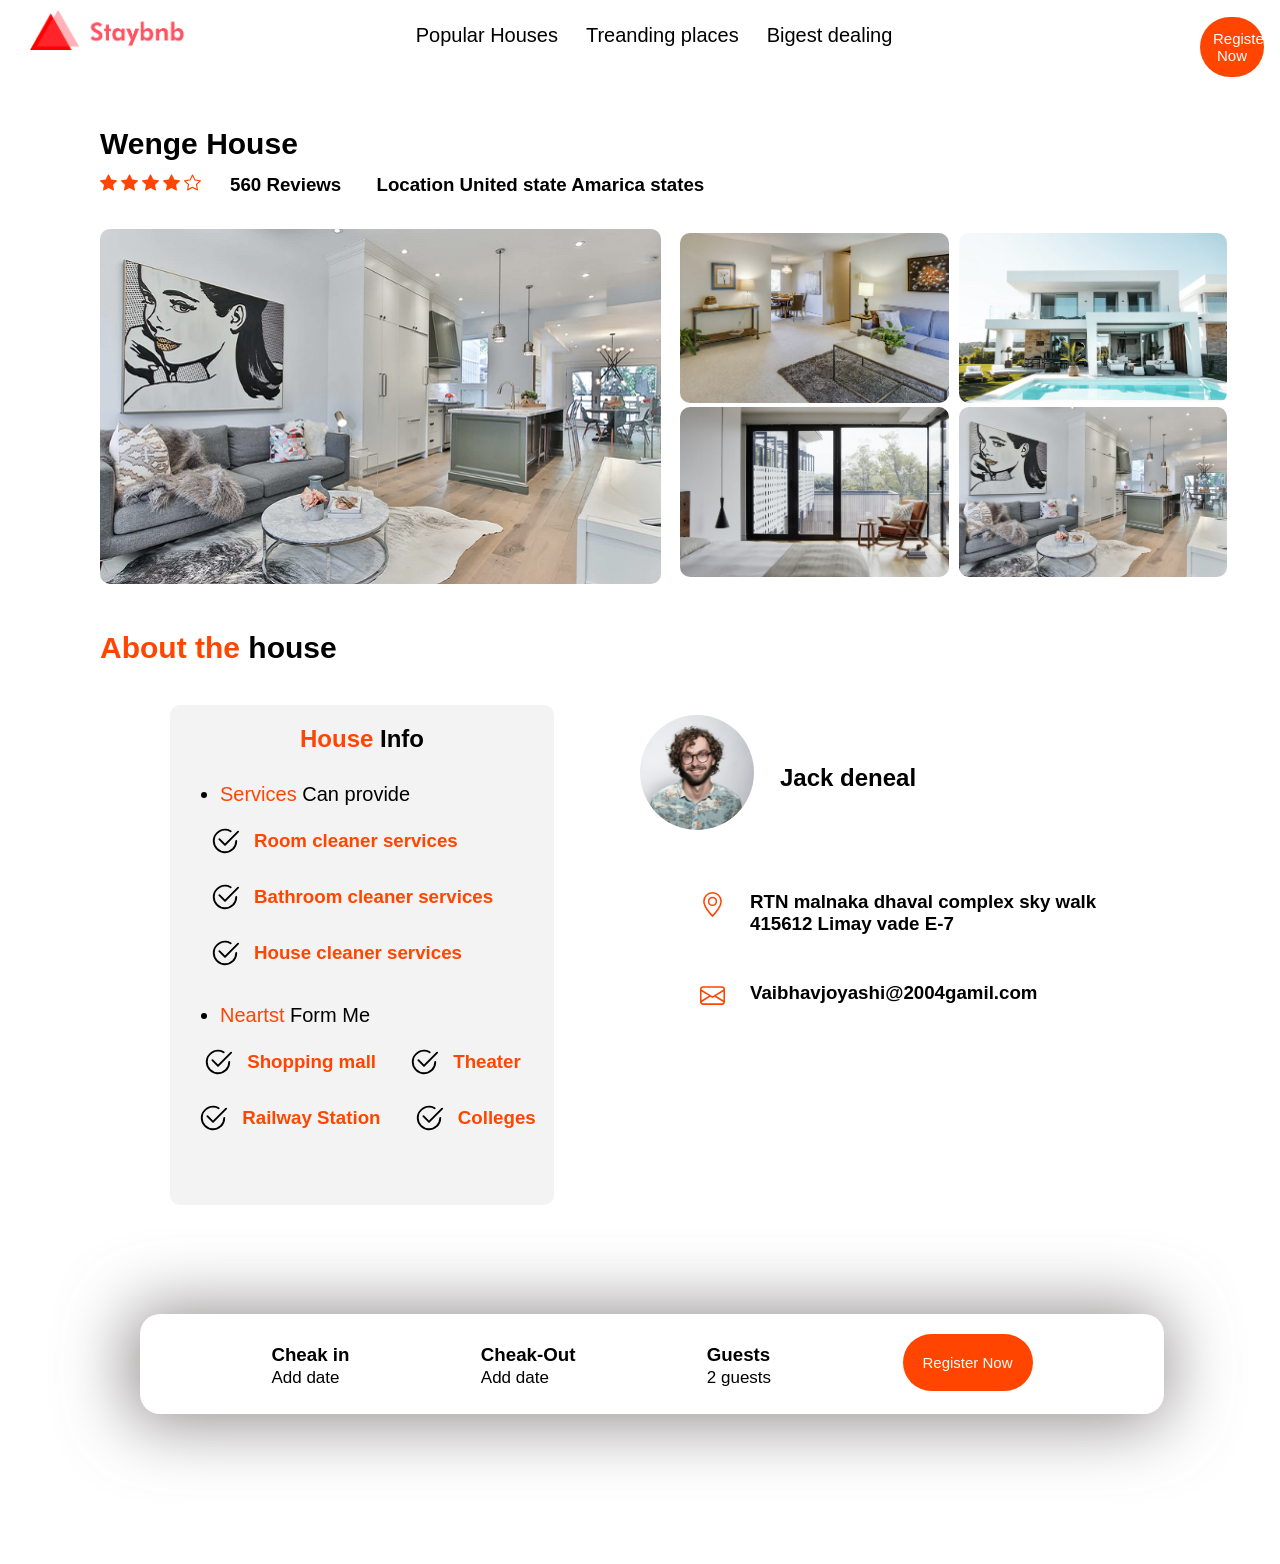
<file: Travel web site/deal.html>
<!DOCTYPE html>
<html lang="en">
<head>
    <meta charset="UTF-8">
    <meta http-equiv="X-UA-Compatible" content="IE=edge">
    <meta name="viewport" content="width=device-width, initial-scale=1.0">
    <meta name="description" content="this is description">
    <meta name="keywords" content="this is keywords">
    <meta name="robots" content="index,follow">
<link rel="stylesheet" href="dealstyle.css">
    <title>Document</title>
</head>
<body>
    <section class="ppp">
    <img src="logo-red.png" height="40px" style="transform: translateY(10px);margin-left: 30px;">
    <ul class="nav">
        <li><a href="home.html">Popular Houses</a></li>
        <li><a href="index.html">Treanding places</a></li>
        <li>Bigest dealing</li>
    </ul>
    <div class="btn">
        <button style="background-color: orangered;color:#fff;font-family: poppnic,sans-serif;font-size: 15px;border-radius: 50px;">Register Now</button>
    </div>
   <h1 style="font-family: poppnic,sans-serif;color:black;font-size: 30px;margin-left: 100px;">Wenge House</h1>
   <p><svg xmlns="http://www.w3.org/2000/svg" width="17" height="17" fill="currentColor" class="bi bi-star-fill" viewBox="0 0 16 16" style="color:orangered;transform:translateY(40px);margin-left:100px;transform:translateY(13px)">
    <path d="M3.612 15.443c-.386.198-.824-.149-.746-.592l.83-4.73L.173 6.765c-.329-.314-.158-.888.283-.95l4.898-.696L7.538.792c.197-.39.73-.39.927 0l2.184 4.327 4.898.696c.441.062.612.636.282.95l-3.522 3.356.83 4.73c.078.443-.36.79-.746.592L8 13.187l-4.389 2.256z"/>
  </svg>
  <svg xmlns="http://www.w3.org/2000/svg" width="17" height="17" fill="currentColor" class="bi bi-star-fill" viewBox="0 0 16 16"  style="color:orangered;transform:translateY(40px);transform:translateY(13px)">
    <path d="M3.612 15.443c-.386.198-.824-.149-.746-.592l.83-4.73L.173 6.765c-.329-.314-.158-.888.283-.95l4.898-.696L7.538.792c.197-.39.73-.39.927 0l2.184 4.327 4.898.696c.441.062.612.636.282.95l-3.522 3.356.83 4.73c.078.443-.36.79-.746.592L8 13.187l-4.389 2.256z"/>
  </svg>
  <svg xmlns="http://www.w3.org/2000/svg" width="17" height="17" fill="currentColor" class="bi bi-star-fill" viewBox="0 0 16 16"  style="color:orangered;transform:translateY(40px);transform:translateY(13px)">
    <path d="M3.612 15.443c-.386.198-.824-.149-.746-.592l.83-4.73L.173 6.765c-.329-.314-.158-.888.283-.95l4.898-.696L7.538.792c.197-.39.73-.39.927 0l2.184 4.327 4.898.696c.441.062.612.636.282.95l-3.522 3.356.83 4.73c.078.443-.36.79-.746.592L8 13.187l-4.389 2.256z"/>
  </svg>
  <svg xmlns="http://www.w3.org/2000/svg" width="17" height="17" fill="currentColor" class="bi bi-star-fill" viewBox="0 0 16 16"  style="color:orangered;transform:translateY(40px);transform:translateY(13px)">
    <path d="M3.612 15.443c-.386.198-.824-.149-.746-.592l.83-4.73L.173 6.765c-.329-.314-.158-.888.283-.95l4.898-.696L7.538.792c.197-.39.73-.39.927 0l2.184 4.327 4.898.696c.441.062.612.636.282.95l-3.522 3.356.83 4.73c.078.443-.36.79-.746.592L8 13.187l-4.389 2.256z"/>
  </svg>
  <svg xmlns="http://www.w3.org/2000/svg" width="17" height="17" fill="currentColor" class="bi bi-star" viewBox="0 0 16 16" style="color:orangered;transform:translateY(40px);transform:translateY(13px)">
    <path d="M2.866 14.85c-.078.444.36.791.746.593l4.39-2.256 4.389 2.256c.386.198.824-.149.746-.592l-.83-4.73 3.522-3.356c.33-.314.16-.888-.282-.95l-4.898-.696L8.465.792a.513.513 0 0 0-.927 0L5.354 5.12l-4.898.696c-.441.062-.612.636-.283.95l3.523 3.356-.83 4.73zm4.905-2.767-3.686 1.894.694-3.957a.565.565 0 0 0-.163-.505L1.71 6.745l4.052-.576a.525.525 0 0 0 .393-.288L8 2.223l1.847 3.658a.525.525 0 0 0 .393.288l4.052.575-2.906 2.77a.565.565 0 0 0-.163.506l.694 3.957-3.686-1.894a.503.503 0 0 0-.461 0z"/>
  </svg>
</p>
<h3 style="margin-left: 230px;transform: translateY(-8px);font-family: poppnoc,sans-serif;">560 Reviews <span style="margin-left: 30px;">Location United state Amarica states</span></h3>
<img src="image-s2.png"  style="margin-left: 100px;transform: translateY(25px);border-radius: 10px;">
<ul style="list-style: none;display:flex;margin-left: 680px;transform: translateY(-330px);">
    <li>
<img src="image-s3.png" height="170px" style="border-radius: 10px;">
    </li>
    <li>
<img src="image-s5.png" height="170px" style="margin-left: 10px;border-radius: 10px;">
    </li>
</ul>
<ul style="list-style: none;display:flex;margin-left: 680px;transform: translateY(-330px);">
    <li>
<img src="image-s1.png" height="170px" style="border-radius: 10px;">
    </li>
    <li>
<img src="image-s2.png" height="170px" style="margin-left: 10px;border-radius: 10px;">
    </li>
</ul>
<h1 style="margin-left: 100px;font-family: poppnic,sans-serif;transform: translateY(-280px);font-size: 30px;"><span style="color:orangered">About the</span> house</h1>
<div class="boxxxx">
    <h1 style="text-align: center;font-family:poppnic,sans-serif;transform: translateY(20px);"><span style="color:orangered">House</span> Info</h1>
    <ul>
        <li style="transform: translateY(50px);font-size: 20px;font-family: poppnic,sans-serif;margin-left: 50px;"><span style="color:orangered">Services</span> Can provide</li>
    </ul>
    <ul style="transform: translateY(70px);list-style: none;margin-left: 40px;justify-content: space-evenly;">
        <li>
            <svg xmlns="http://www.w3.org/2000/svg" width="30" height="30" fill="currentColor" class="bi bi-check2-circle" viewBox="0 0 16 16">
                <path d="M2.5 8a5.5 5.5 0 0 1 8.25-4.764.5.5 0 0 0 .5-.866A6.5 6.5 0 1 0 14.5 8a.5.5 0 0 0-1 0 5.5 5.5 0 1 1-11 0z"/>
                <path d="M15.354 3.354a.5.5 0 0 0-.708-.708L8 9.293 5.354 6.646a.5.5 0 1 0-.708.708l3 3a.5.5 0 0 0 .708 0l7-7z"/>
              </svg>
              <h3 style="margin-left:44px;transform: translateY(-30px);font-family: poppnic,sans-serif;color:orangered;">Room cleaner services</h3>
        </li>
        <li>
<svg xmlns="http://www.w3.org/2000/svg" width="30" height="30" fill="currentColor" class="bi bi-check2-circle" viewBox="0 0 16 16">
                <path d="M2.5 8a5.5 5.5 0 0 1 8.25-4.764.5.5 0 0 0 .5-.866A6.5 6.5 0 1 0 14.5 8a.5.5 0 0 0-1 0 5.5 5.5 0 1 1-11 0z"/>
                <path d="M15.354 3.354a.5.5 0 0 0-.708-.708L8 9.293 5.354 6.646a.5.5 0 1 0-.708.708l3 3a.5.5 0 0 0 .708 0l7-7z"/>
              </svg>
              <h3 style="margin-left:44px;transform: translateY(-30px);font-family: poppnic,sans-serif;color:orangered;">Bathroom cleaner services</h3>
        </li>
        <li>
            <svg xmlns="http://www.w3.org/2000/svg" width="30" height="30" fill="currentColor" class="bi bi-check2-circle" viewBox="0 0 16 16">
                <path d="M2.5 8a5.5 5.5 0 0 1 8.25-4.764.5.5 0 0 0 .5-.866A6.5 6.5 0 1 0 14.5 8a.5.5 0 0 0-1 0 5.5 5.5 0 1 1-11 0z"/>
                <path d="M15.354 3.354a.5.5 0 0 0-.708-.708L8 9.293 5.354 6.646a.5.5 0 1 0-.708.708l3 3a.5.5 0 0 0 .708 0l7-7z"/>
              </svg>
              <h3 style="margin-left:44px;transform: translateY(-30px);font-family: poppnic,sans-serif;color:orangered;">House cleaner services</h3>
        </li>
    </ul>
    <ul>
        <li style="transform: translateY(80px);font-size: 20px;font-family: poppnic,sans-serif;margin-left: 50px;"><span style="color:orangered">Neartst</span> Form Me </li>
    </ul>
    <ul style="list-style: none;transform: translateY(100px);display: flex;justify-content: space-evenly;">
        <li>
            <svg xmlns="http://www.w3.org/2000/svg" width="30" height="30" fill="currentColor" class="bi bi-check2-circle" viewBox="0 0 16 16">
                <path d="M2.5 8a5.5 5.5 0 0 1 8.25-4.764.5.5 0 0 0 .5-.866A6.5 6.5 0 1 0 14.5 8a.5.5 0 0 0-1 0 5.5 5.5 0 1 1-11 0z"/>
                <path d="M15.354 3.354a.5.5 0 0 0-.708-.708L8 9.293 5.354 6.646a.5.5 0 1 0-.708.708l3 3a.5.5 0 0 0 .708 0l7-7z"/>
              </svg>
              <h3 style="margin-left:44px;transform: translateY(-30px);font-family: poppnic,sans-serif;color:orangered;">Shopping mall</h3>
        </li>
        <li>
            <svg xmlns="http://www.w3.org/2000/svg" width="30" height="30" fill="currentColor" class="bi bi-check2-circle" viewBox="0 0 16 16">
                <path d="M2.5 8a5.5 5.5 0 0 1 8.25-4.764.5.5 0 0 0 .5-.866A6.5 6.5 0 1 0 14.5 8a.5.5 0 0 0-1 0 5.5 5.5 0 1 1-11 0z"/>
                <path d="M15.354 3.354a.5.5 0 0 0-.708-.708L8 9.293 5.354 6.646a.5.5 0 1 0-.708.708l3 3a.5.5 0 0 0 .708 0l7-7z"/>
              </svg>
              <h3 style="margin-left:44px;transform: translateY(-30px);font-family: poppnic,sans-serif;color:orangered;">Theater</h3>
        </li>
    </ul>
    <ul style="list-style: none;transform: translateY(100px);display: flex;justify-content: space-evenly;">
        <li style="margin-left: 10px;">
            <svg xmlns="http://www.w3.org/2000/svg" width="30" height="30" fill="currentColor" class="bi bi-check2-circle" viewBox="0 0 16 16">
                <path d="M2.5 8a5.5 5.5 0 0 1 8.25-4.764.5.5 0 0 0 .5-.866A6.5 6.5 0 1 0 14.5 8a.5.5 0 0 0-1 0 5.5 5.5 0 1 1-11 0z"/>
                <path d="M15.354 3.354a.5.5 0 0 0-.708-.708L8 9.293 5.354 6.646a.5.5 0 1 0-.708.708l3 3a.5.5 0 0 0 .708 0l7-7z"/>
              </svg>
              <h3 style="margin-left:44px;transform: translateY(-30px);font-family: poppnic,sans-serif;color:orangered;">Railway Station</h3>
        </li>
        <li style="margin-left: 15px;">
            <svg xmlns="http://www.w3.org/2000/svg" width="30" height="30" fill="currentColor" class="bi bi-check2-circle" viewBox="0 0 16 16">
                <path d="M2.5 8a5.5 5.5 0 0 1 8.25-4.764.5.5 0 0 0 .5-.866A6.5 6.5 0 1 0 14.5 8a.5.5 0 0 0-1 0 5.5 5.5 0 1 1-11 0z"/>
                <path d="M15.354 3.354a.5.5 0 0 0-.708-.708L8 9.293 5.354 6.646a.5.5 0 1 0-.708.708l3 3a.5.5 0 0 0 .708 0l7-7z"/>
              </svg>
              <h3 style="margin-left:44px;transform: translateY(-30px);font-family: poppnic,sans-serif;color:orangered;">Colleges</h3>
        </li>
    </ul>
</div>
<img src="host.png" style="margin-left: 640px;border-radius: 50%;transform: translateY(-730px);" >
<h1 style="font-family: poppnic,sans-serif;color:black;margin-left: 780px;transform: translateY(-800px);">Jack deneal</h1>
<ul style='margin-left: 700px;list-style: none;transform: translateY(-700px);'>
    <li>
        <svg xmlns="http://www.w3.org/2000/svg" width="25" height="25" fill="currentColor" class="bi bi-geo-alt" viewBox="0 0 16 16" style="color:orangered">
            <path d="M12.166 8.94c-.524 1.062-1.234 2.12-1.96 3.07A31.493 31.493 0 0 1 8 14.58a31.481 31.481 0 0 1-2.206-2.57c-.726-.95-1.436-2.008-1.96-3.07C3.304 7.867 3 6.862 3 6a5 5 0 0 1 10 0c0 .862-.305 1.867-.834 2.94zM8 16s6-5.686 6-10A6 6 0 0 0 2 6c0 4.314 6 10 6 10z"/>
            <path d="M8 8a2 2 0 1 1 0-4 2 2 0 0 1 0 4zm0 1a3 3 0 1 0 0-6 3 3 0 0 0 0 6z"/>
          </svg>
          <h3 style="font-family: poppnic,sans-serif;margin-left: 50px;transform: translateY(-30px);">RTN malnaka dhaval complex sky walk <br> 415612 Limay vade E-7</h3>
    </li>
    <br>
    <li>
        <svg xmlns="http://www.w3.org/2000/svg" width="25" height="25" fill="currentColor" class="bi bi-envelope" viewBox="0 0 16 16" style="color:orangered">
            <path d="M0 4a2 2 0 0 1 2-2h12a2 2 0 0 1 2 2v8a2 2 0 0 1-2 2H2a2 2 0 0 1-2-2V4Zm2-1a1 1 0 0 0-1 1v.217l7 4.2 7-4.2V4a1 1 0 0 0-1-1H2Zm13 2.383-4.708 2.825L15 11.105V5.383Zm-.034 6.876-5.64-3.471L8 9.583l-1.326-.795-5.64 3.47A1 1 0 0 0 2 13h12a1 1 0 0 0 .966-.741ZM1 11.105l4.708-2.897L1 5.383v5.722Z"/>
          </svg>
          <h3 style="font-family: poppnic,sans-serif;margin-left: 50px;transform: translateY(-30px);">Vaibhavjoyashi@2004gamil.com</h3>
    </li>
</ul>
<div class="piu">
    <ul style="list-style: none;display:flex;justify-content: space-evenly;font-family: poppnic,sans-serif;transform: translateY(30px);">
        <li>
<h3>Cheak in <br> <span style="font-weight: lighter;font-size: 17px;">Add date</span></h3>
        </li>
        <li>
            <h3>Cheak-Out <br> <span style="font-weight: lighter;font-size: 17px;">Add date</span></h3>
        </li>
        <li>
            <h3>Guests <br><span style="font-weight: lighter;font-size: 17px;">2 guests</span></h3>
        </li>
        <li>

<button style="background-color: orangered;color:#fff;font-family: poppnic,sans-serif;font-size: 15px;border-radius: 50px;padding:20px;border: none;transform: translateY(-10px);">Register Now</button>
</li>
    </ul>
</div>
</section>
</body>
</html>
</file>
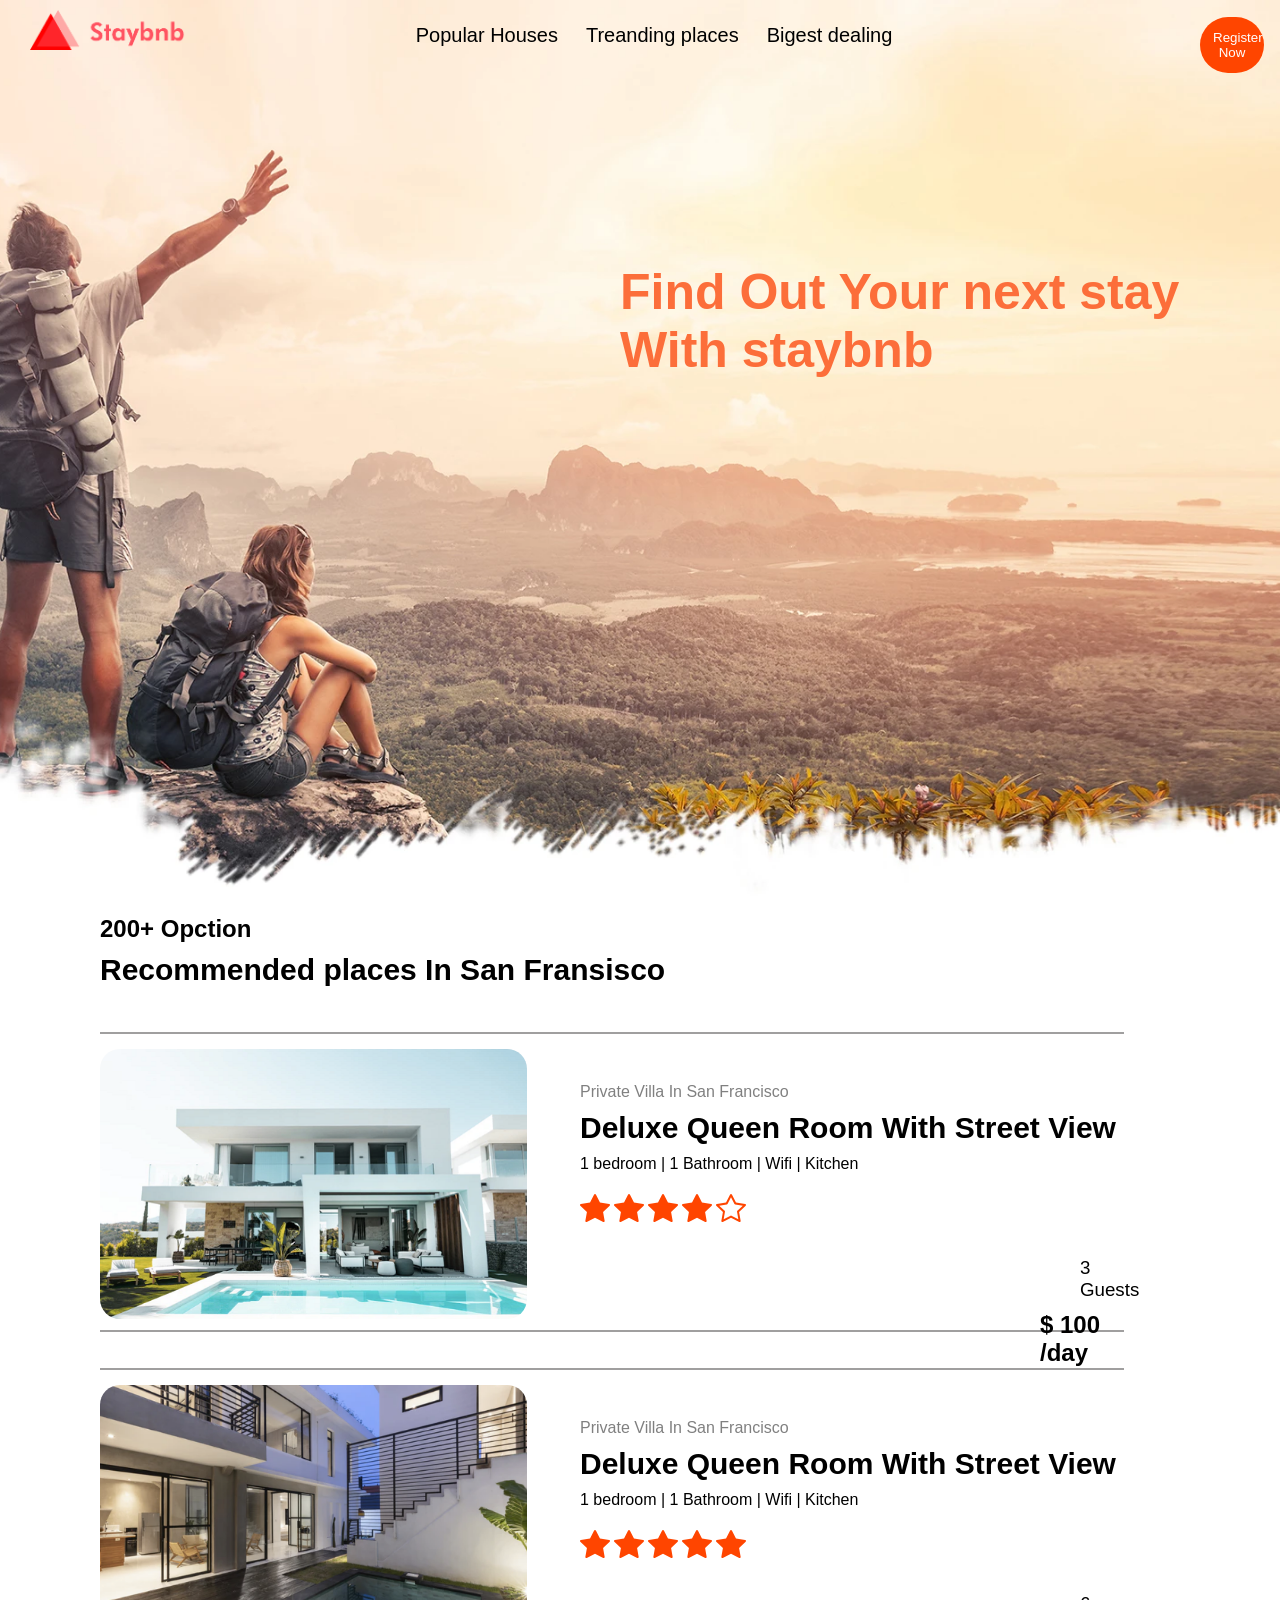
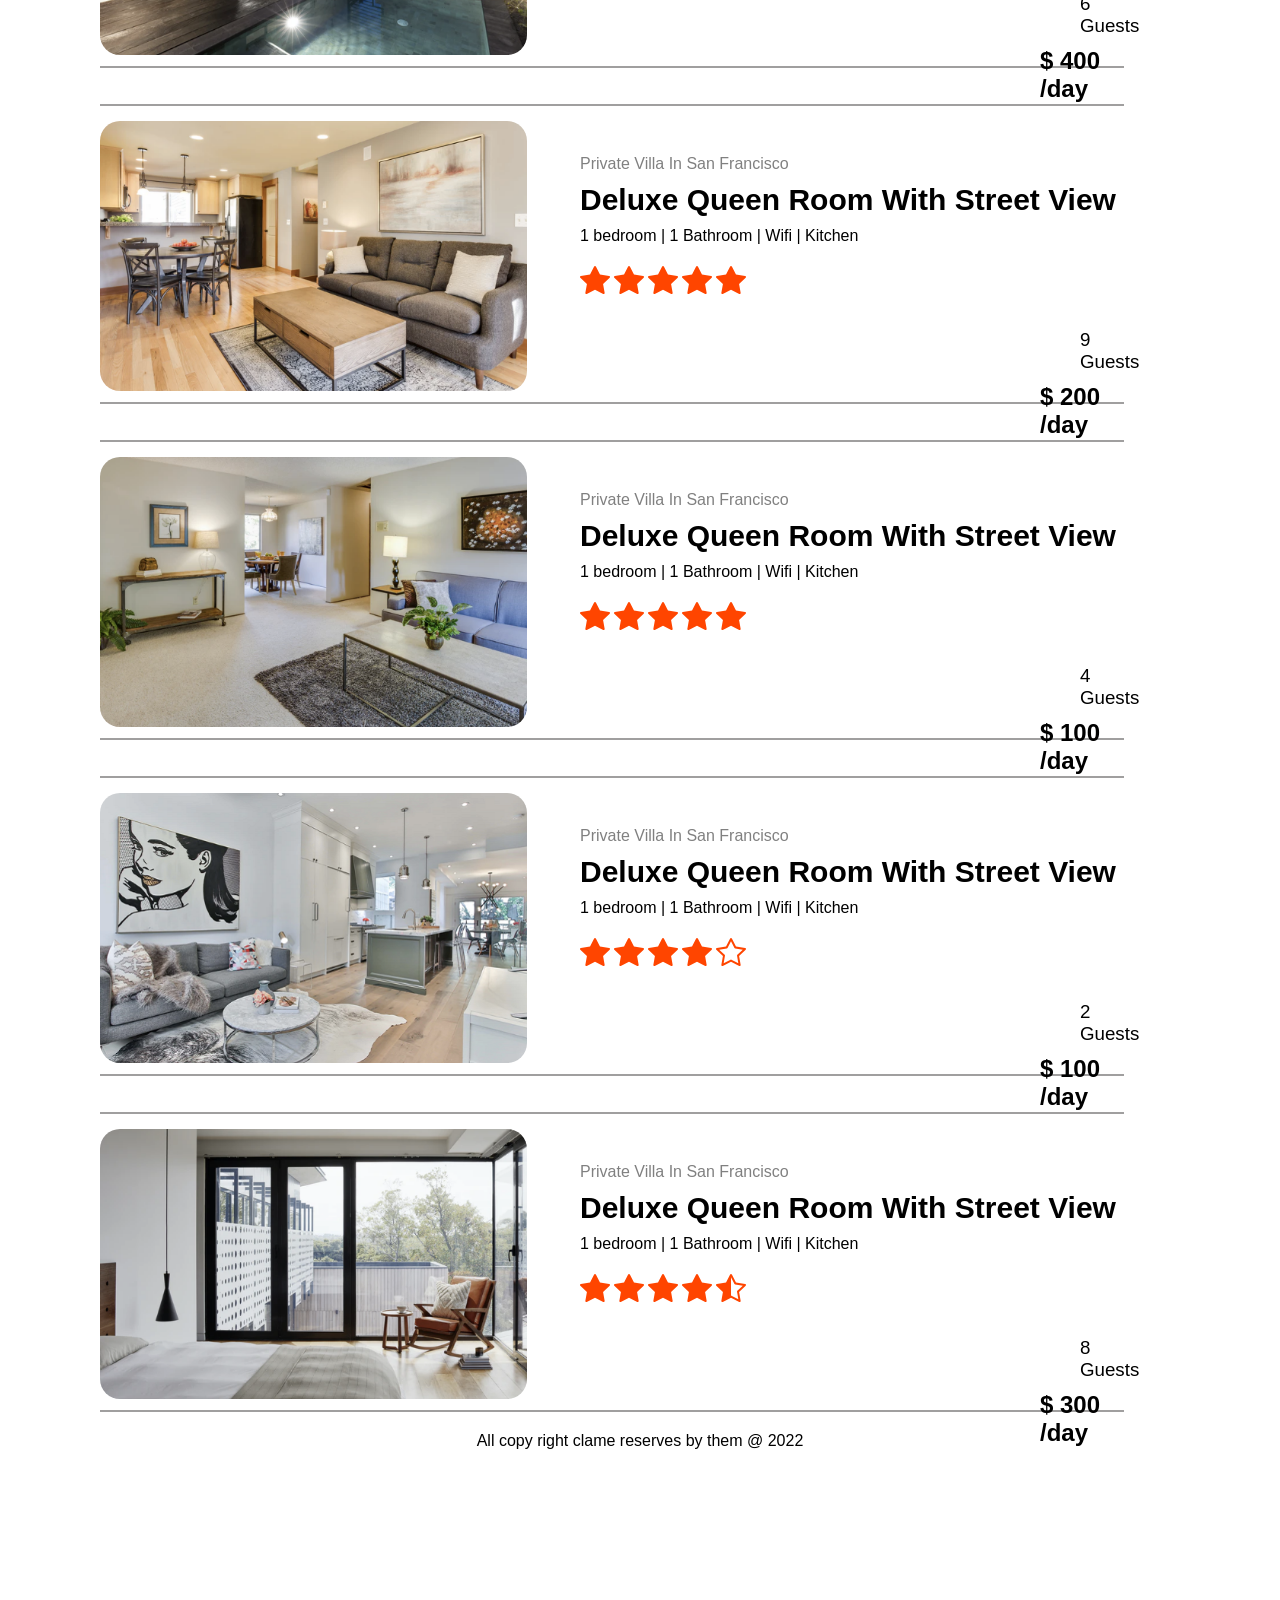
<file: Travel web site/home.html>
<!DOCTYPE html>
<html lang="en">
<head>
    <meta charset="UTF-8">
    <meta http-equiv="X-UA-Compatible" content="IE=edge">
    <meta name="viewport" content="width=device-width, initial-scale=1.0">
    <meta name="desription" content="this is description">
    <meta name="keywords" content="this is keywords">
    <meta name="robots" content="index,follow">
    <link rel="stylesheet" href="homestyle.css">
    <title>Home</title>
</head>
<body>
    <section class="pageone">
        <img src="logo-red.png" height="40px" style="transform: translateY(10px);margin-left: 30px;">
        <ul class="nav">
            <li>Popular Houses</li>
            <li><a href="index.html">Treanding places</a></li>
            <li><a href="deal.html">Bigest dealing</a></li>
        </ul>
        <div class="btn">
            <button style="color:#fff;background-color: orangered;">Register Now</button>
        </div>
        <h1 style="margin-left: 620px;margin-top: 140px;font-family: poppnic,sans-serif;font-size: 50px;color:rgb(252, 110, 58)">Find Out Your next stay<br><span style="transform: translateY(25px);">With staybnb</span></h1>
    </section>
    <section class="pagetwo">
        <h2 style="font-family: poppnic,sans-serif;margin-left: 100px;transform: translateY(15px);">200+ Opction</h2>
        <h1 style="font-family: poppnic,sans-serif;margin-left: 100px;transform: translateY(25px);font-size: 30px;">Recommended places In San Fransisco</h1>
  <div class="box">
      <img src="image-s5.png" height="270px" style="margin-top: 15px;border-radius: 20px;">
      <div class="content">
<p style="font-family: poppnic,sans-serif;font-weight: lighter;color:grey">Private Villa In San Francisco</p>
<h1 style="font-family: poppnic,sans-serif;transform: translateY(10px);font-size: 30px;">Deluxe Queen Room With Street View</h1>
<p style="font-family: poppnic,sans-serif;transform: translateY(20px);"> 1 bedroom  |  1 Bathroom  |  Wifi  | Kitchen</p>
<svg xmlns="http://www.w3.org/2000/svg" width="30" height="30" fill="currentColor" class="bi bi-star-fill" viewBox="0 0 16 16" style="color:orangered;transform:translateY(40px)">
    <path d="M3.612 15.443c-.386.198-.824-.149-.746-.592l.83-4.73L.173 6.765c-.329-.314-.158-.888.283-.95l4.898-.696L7.538.792c.197-.39.73-.39.927 0l2.184 4.327 4.898.696c.441.062.612.636.282.95l-3.522 3.356.83 4.73c.078.443-.36.79-.746.592L8 13.187l-4.389 2.256z"/>
  </svg>
  <svg xmlns="http://www.w3.org/2000/svg" width="30" height="30" fill="currentColor" class="bi bi-star-fill" viewBox="0 0 16 16"  style="color:orangered;transform:translateY(40px)">
    <path d="M3.612 15.443c-.386.198-.824-.149-.746-.592l.83-4.73L.173 6.765c-.329-.314-.158-.888.283-.95l4.898-.696L7.538.792c.197-.39.73-.39.927 0l2.184 4.327 4.898.696c.441.062.612.636.282.95l-3.522 3.356.83 4.73c.078.443-.36.79-.746.592L8 13.187l-4.389 2.256z"/>
  </svg>
  <svg xmlns="http://www.w3.org/2000/svg" width="30" height="30" fill="currentColor" class="bi bi-star-fill" viewBox="0 0 16 16"  style="color:orangered;transform:translateY(40px)">
    <path d="M3.612 15.443c-.386.198-.824-.149-.746-.592l.83-4.73L.173 6.765c-.329-.314-.158-.888.283-.95l4.898-.696L7.538.792c.197-.39.73-.39.927 0l2.184 4.327 4.898.696c.441.062.612.636.282.95l-3.522 3.356.83 4.73c.078.443-.36.79-.746.592L8 13.187l-4.389 2.256z"/>
  </svg>
  <svg xmlns="http://www.w3.org/2000/svg" width="30" height="30" fill="currentColor" class="bi bi-star-fill" viewBox="0 0 16 16"  style="color:orangered;transform:translateY(40px)">
    <path d="M3.612 15.443c-.386.198-.824-.149-.746-.592l.83-4.73L.173 6.765c-.329-.314-.158-.888.283-.95l4.898-.696L7.538.792c.197-.39.73-.39.927 0l2.184 4.327 4.898.696c.441.062.612.636.282.95l-3.522 3.356.83 4.73c.078.443-.36.79-.746.592L8 13.187l-4.389 2.256z"/>
  </svg>
  <svg xmlns="http://www.w3.org/2000/svg" width="30" height="30" fill="currentColor" class="bi bi-star" viewBox="0 0 16 16" style="color:orangered;transform:translateY(40px)">
    <path d="M2.866 14.85c-.078.444.36.791.746.593l4.39-2.256 4.389 2.256c.386.198.824-.149.746-.592l-.83-4.73 3.522-3.356c.33-.314.16-.888-.282-.95l-4.898-.696L8.465.792a.513.513 0 0 0-.927 0L5.354 5.12l-4.898.696c-.441.062-.612.636-.283.95l3.523 3.356-.83 4.73zm4.905-2.767-3.686 1.894.694-3.957a.565.565 0 0 0-.163-.505L1.71 6.745l4.052-.576a.525.525 0 0 0 .393-.288L8 2.223l1.847 3.658a.525.525 0 0 0 .393.288l4.052.575-2.906 2.77a.565.565 0 0 0-.163.506l.694 3.957-3.686-1.894a.503.503 0 0 0-.461 0z"/>
  </svg>
  <h3 style="font-family: poppnic,sans-serif;font-weight: lighter;margin-left: 500px;transform: translateY(70px);">3 Guests</h3>
  <h1 style="font-family: poppnic,sans-serif;font-weight:bolder;margin-left: 460px;transform: translateY(80px);">$ 100 /day</h1>
</div>
  </div>
  <br><br>
  <div class="box">
    <img src="image-s6.png" height="270px" style="margin-top: 15px;border-radius: 20px;">
    <div class="content">
<p style="font-family: poppnic,sans-serif;font-weight: lighter;color:grey">Private Villa In San Francisco</p>
<h1 style="font-family: poppnic,sans-serif;transform: translateY(10px);font-size: 30px;">Deluxe Queen Room With Street View</h1>
<p style="font-family: poppnic,sans-serif;transform: translateY(20px);"> 1 bedroom  |  1 Bathroom  |  Wifi  | Kitchen</p>
<svg xmlns="http://www.w3.org/2000/svg" width="30" height="30" fill="currentColor" class="bi bi-star-fill" viewBox="0 0 16 16" style="color:orangered;transform:translateY(40px)">
  <path d="M3.612 15.443c-.386.198-.824-.149-.746-.592l.83-4.73L.173 6.765c-.329-.314-.158-.888.283-.95l4.898-.696L7.538.792c.197-.39.73-.39.927 0l2.184 4.327 4.898.696c.441.062.612.636.282.95l-3.522 3.356.83 4.73c.078.443-.36.79-.746.592L8 13.187l-4.389 2.256z"/>
</svg>
<svg xmlns="http://www.w3.org/2000/svg" width="30" height="30" fill="currentColor" class="bi bi-star-fill" viewBox="0 0 16 16"  style="color:orangered;transform:translateY(40px)">
  <path d="M3.612 15.443c-.386.198-.824-.149-.746-.592l.83-4.73L.173 6.765c-.329-.314-.158-.888.283-.95l4.898-.696L7.538.792c.197-.39.73-.39.927 0l2.184 4.327 4.898.696c.441.062.612.636.282.95l-3.522 3.356.83 4.73c.078.443-.36.79-.746.592L8 13.187l-4.389 2.256z"/>
</svg>
<svg xmlns="http://www.w3.org/2000/svg" width="30" height="30" fill="currentColor" class="bi bi-star-fill" viewBox="0 0 16 16"  style="color:orangered;transform:translateY(40px)">
  <path d="M3.612 15.443c-.386.198-.824-.149-.746-.592l.83-4.73L.173 6.765c-.329-.314-.158-.888.283-.95l4.898-.696L7.538.792c.197-.39.73-.39.927 0l2.184 4.327 4.898.696c.441.062.612.636.282.95l-3.522 3.356.83 4.73c.078.443-.36.79-.746.592L8 13.187l-4.389 2.256z"/>
</svg>
<svg xmlns="http://www.w3.org/2000/svg" width="30" height="30" fill="currentColor" class="bi bi-star-fill" viewBox="0 0 16 16"  style="color:orangered;transform:translateY(40px)">
  <path d="M3.612 15.443c-.386.198-.824-.149-.746-.592l.83-4.73L.173 6.765c-.329-.314-.158-.888.283-.95l4.898-.696L7.538.792c.197-.39.73-.39.927 0l2.184 4.327 4.898.696c.441.062.612.636.282.95l-3.522 3.356.83 4.73c.078.443-.36.79-.746.592L8 13.187l-4.389 2.256z"/>
</svg>
<svg xmlns="http://www.w3.org/2000/svg" width="30" height="30" fill="currentColor" class="bi bi-star-fill" viewBox="0 0 16 16"  style="color:orangered;transform:translateY(40px)">
  <path d="M3.612 15.443c-.386.198-.824-.149-.746-.592l.83-4.73L.173 6.765c-.329-.314-.158-.888.283-.95l4.898-.696L7.538.792c.197-.39.73-.39.927 0l2.184 4.327 4.898.696c.441.062.612.636.282.95l-3.522 3.356.83 4.73c.078.443-.36.79-.746.592L8 13.187l-4.389 2.256z"/>
</svg>
<h3 style="font-family: poppnic,sans-serif;font-weight: lighter;margin-left: 500px;transform: translateY(70px);">6 Guests</h3>
<h1 style="font-family: poppnic,sans-serif;font-weight:bolder;margin-left: 460px;transform: translateY(80px);">$ 400 /day</h1>
</div>
</div>
<br><br>
  <div class="box">
    <img src="image-s4.png" height="270px" style="margin-top: 15px;border-radius: 20px;">
    <div class="content">
<p style="font-family: poppnic,sans-serif;font-weight: lighter;color:grey">Private Villa In San Francisco</p>
<h1 style="font-family: poppnic,sans-serif;transform: translateY(10px);font-size: 30px;">Deluxe Queen Room With Street View</h1>
<p style="font-family: poppnic,sans-serif;transform: translateY(20px);"> 1 bedroom  |  1 Bathroom  |  Wifi  | Kitchen</p>
<svg xmlns="http://www.w3.org/2000/svg" width="30" height="30" fill="currentColor" class="bi bi-star-fill" viewBox="0 0 16 16" style="color:orangered;transform:translateY(40px)">
  <path d="M3.612 15.443c-.386.198-.824-.149-.746-.592l.83-4.73L.173 6.765c-.329-.314-.158-.888.283-.95l4.898-.696L7.538.792c.197-.39.73-.39.927 0l2.184 4.327 4.898.696c.441.062.612.636.282.95l-3.522 3.356.83 4.73c.078.443-.36.79-.746.592L8 13.187l-4.389 2.256z"/>
</svg>
<svg xmlns="http://www.w3.org/2000/svg" width="30" height="30" fill="currentColor" class="bi bi-star-fill" viewBox="0 0 16 16"  style="color:orangered;transform:translateY(40px)">
  <path d="M3.612 15.443c-.386.198-.824-.149-.746-.592l.83-4.73L.173 6.765c-.329-.314-.158-.888.283-.95l4.898-.696L7.538.792c.197-.39.73-.39.927 0l2.184 4.327 4.898.696c.441.062.612.636.282.95l-3.522 3.356.83 4.73c.078.443-.36.79-.746.592L8 13.187l-4.389 2.256z"/>
</svg>
<svg xmlns="http://www.w3.org/2000/svg" width="30" height="30" fill="currentColor" class="bi bi-star-fill" viewBox="0 0 16 16"  style="color:orangered;transform:translateY(40px)">
  <path d="M3.612 15.443c-.386.198-.824-.149-.746-.592l.83-4.73L.173 6.765c-.329-.314-.158-.888.283-.95l4.898-.696L7.538.792c.197-.39.73-.39.927 0l2.184 4.327 4.898.696c.441.062.612.636.282.95l-3.522 3.356.83 4.73c.078.443-.36.79-.746.592L8 13.187l-4.389 2.256z"/>
</svg>
<svg xmlns="http://www.w3.org/2000/svg" width="30" height="30" fill="currentColor" class="bi bi-star-fill" viewBox="0 0 16 16"  style="color:orangered;transform:translateY(40px)">
  <path d="M3.612 15.443c-.386.198-.824-.149-.746-.592l.83-4.73L.173 6.765c-.329-.314-.158-.888.283-.95l4.898-.696L7.538.792c.197-.39.73-.39.927 0l2.184 4.327 4.898.696c.441.062.612.636.282.95l-3.522 3.356.83 4.73c.078.443-.36.79-.746.592L8 13.187l-4.389 2.256z"/>
</svg>
<svg xmlns="http://www.w3.org/2000/svg" width="30" height="30" fill="currentColor" class="bi bi-star-fill" viewBox="0 0 16 16"  style="color:orangered;transform:translateY(40px)">
  <path d="M3.612 15.443c-.386.198-.824-.149-.746-.592l.83-4.73L.173 6.765c-.329-.314-.158-.888.283-.95l4.898-.696L7.538.792c.197-.39.73-.39.927 0l2.184 4.327 4.898.696c.441.062.612.636.282.95l-3.522 3.356.83 4.73c.078.443-.36.79-.746.592L8 13.187l-4.389 2.256z"/>
</svg>
<h3 style="font-family: poppnic,sans-serif;font-weight: lighter;margin-left: 500px;transform: translateY(70px);">9 Guests</h3>
<h1 style="font-family: poppnic,sans-serif;font-weight:bolder;margin-left: 460px;transform: translateY(80px);">$ 200 /day</h1>
</div>
</div>
<br><br>
  <div class="box">
    <img src="image-s3.png" height="270px" style="margin-top: 15px;border-radius: 20px;">
    <div class="content">
<p style="font-family: poppnic,sans-serif;font-weight: lighter;color:grey">Private Villa In San Francisco</p>
<h1 style="font-family: poppnic,sans-serif;transform: translateY(10px);font-size: 30px;">Deluxe Queen Room With Street View</h1>
<p style="font-family: poppnic,sans-serif;transform: translateY(20px);"> 1 bedroom  |  1 Bathroom  |  Wifi  | Kitchen</p>
<svg xmlns="http://www.w3.org/2000/svg" width="30" height="30" fill="currentColor" class="bi bi-star-fill" viewBox="0 0 16 16" style="color:orangered;transform:translateY(40px)">
  <path d="M3.612 15.443c-.386.198-.824-.149-.746-.592l.83-4.73L.173 6.765c-.329-.314-.158-.888.283-.95l4.898-.696L7.538.792c.197-.39.73-.39.927 0l2.184 4.327 4.898.696c.441.062.612.636.282.95l-3.522 3.356.83 4.73c.078.443-.36.79-.746.592L8 13.187l-4.389 2.256z"/>
</svg>
<svg xmlns="http://www.w3.org/2000/svg" width="30" height="30" fill="currentColor" class="bi bi-star-fill" viewBox="0 0 16 16"  style="color:orangered;transform:translateY(40px)">
  <path d="M3.612 15.443c-.386.198-.824-.149-.746-.592l.83-4.73L.173 6.765c-.329-.314-.158-.888.283-.95l4.898-.696L7.538.792c.197-.39.73-.39.927 0l2.184 4.327 4.898.696c.441.062.612.636.282.95l-3.522 3.356.83 4.73c.078.443-.36.79-.746.592L8 13.187l-4.389 2.256z"/>
</svg>
<svg xmlns="http://www.w3.org/2000/svg" width="30" height="30" fill="currentColor" class="bi bi-star-fill" viewBox="0 0 16 16"  style="color:orangered;transform:translateY(40px)">
  <path d="M3.612 15.443c-.386.198-.824-.149-.746-.592l.83-4.73L.173 6.765c-.329-.314-.158-.888.283-.95l4.898-.696L7.538.792c.197-.39.73-.39.927 0l2.184 4.327 4.898.696c.441.062.612.636.282.95l-3.522 3.356.83 4.73c.078.443-.36.79-.746.592L8 13.187l-4.389 2.256z"/>
</svg>
<svg xmlns="http://www.w3.org/2000/svg" width="30" height="30" fill="currentColor" class="bi bi-star-fill" viewBox="0 0 16 16"  style="color:orangered;transform:translateY(40px)">
  <path d="M3.612 15.443c-.386.198-.824-.149-.746-.592l.83-4.73L.173 6.765c-.329-.314-.158-.888.283-.95l4.898-.696L7.538.792c.197-.39.73-.39.927 0l2.184 4.327 4.898.696c.441.062.612.636.282.95l-3.522 3.356.83 4.73c.078.443-.36.79-.746.592L8 13.187l-4.389 2.256z"/>
</svg>
<svg xmlns="http://www.w3.org/2000/svg" width="30" height="30" fill="currentColor" class="bi bi-star-fill" viewBox="0 0 16 16"  style="color:orangered;transform:translateY(40px)">
  <path d="M3.612 15.443c-.386.198-.824-.149-.746-.592l.83-4.73L.173 6.765c-.329-.314-.158-.888.283-.95l4.898-.696L7.538.792c.197-.39.73-.39.927 0l2.184 4.327 4.898.696c.441.062.612.636.282.95l-3.522 3.356.83 4.73c.078.443-.36.79-.746.592L8 13.187l-4.389 2.256z"/>
</svg>
<h3 style="font-family: poppnic,sans-serif;font-weight: lighter;margin-left: 500px;transform: translateY(70px);">4 Guests</h3>
<h1 style="font-family: poppnic,sans-serif;font-weight:bolder;margin-left: 460px;transform: translateY(80px);">$ 100 /day</h1>
</div>
</div>
<br><br>
  <div class="box">
    <img src="image-s2.png" height="270px" style="margin-top: 15px;border-radius: 20px;">
    <div class="content">
<p style="font-family: poppnic,sans-serif;font-weight: lighter;color:grey">Private Villa In San Francisco</p>
<h1 style="font-family: poppnic,sans-serif;transform: translateY(10px);font-size: 30px;">Deluxe Queen Room With Street View</h1>
<p style="font-family: poppnic,sans-serif;transform: translateY(20px);"> 1 bedroom  |  1 Bathroom  |  Wifi  | Kitchen</p>
<svg xmlns="http://www.w3.org/2000/svg" width="30" height="30" fill="currentColor" class="bi bi-star-fill" viewBox="0 0 16 16" style="color:orangered;transform:translateY(40px)">
  <path d="M3.612 15.443c-.386.198-.824-.149-.746-.592l.83-4.73L.173 6.765c-.329-.314-.158-.888.283-.95l4.898-.696L7.538.792c.197-.39.73-.39.927 0l2.184 4.327 4.898.696c.441.062.612.636.282.95l-3.522 3.356.83 4.73c.078.443-.36.79-.746.592L8 13.187l-4.389 2.256z"/>
</svg>
<svg xmlns="http://www.w3.org/2000/svg" width="30" height="30" fill="currentColor" class="bi bi-star-fill" viewBox="0 0 16 16"  style="color:orangered;transform:translateY(40px)">
  <path d="M3.612 15.443c-.386.198-.824-.149-.746-.592l.83-4.73L.173 6.765c-.329-.314-.158-.888.283-.95l4.898-.696L7.538.792c.197-.39.73-.39.927 0l2.184 4.327 4.898.696c.441.062.612.636.282.95l-3.522 3.356.83 4.73c.078.443-.36.79-.746.592L8 13.187l-4.389 2.256z"/>
</svg>
<svg xmlns="http://www.w3.org/2000/svg" width="30" height="30" fill="currentColor" class="bi bi-star-fill" viewBox="0 0 16 16"  style="color:orangered;transform:translateY(40px)">
  <path d="M3.612 15.443c-.386.198-.824-.149-.746-.592l.83-4.73L.173 6.765c-.329-.314-.158-.888.283-.95l4.898-.696L7.538.792c.197-.39.73-.39.927 0l2.184 4.327 4.898.696c.441.062.612.636.282.95l-3.522 3.356.83 4.73c.078.443-.36.79-.746.592L8 13.187l-4.389 2.256z"/>
</svg>
<svg xmlns="http://www.w3.org/2000/svg" width="30" height="30" fill="currentColor" class="bi bi-star-fill" viewBox="0 0 16 16"  style="color:orangered;transform:translateY(40px)">
  <path d="M3.612 15.443c-.386.198-.824-.149-.746-.592l.83-4.73L.173 6.765c-.329-.314-.158-.888.283-.95l4.898-.696L7.538.792c.197-.39.73-.39.927 0l2.184 4.327 4.898.696c.441.062.612.636.282.95l-3.522 3.356.83 4.73c.078.443-.36.79-.746.592L8 13.187l-4.389 2.256z"/>
</svg>
<svg xmlns="http://www.w3.org/2000/svg" width="30" height="30" fill="currentColor" class="bi bi-star" viewBox="0 0 16 16" style="color:orangered;transform:translateY(40px)">
    <path d="M2.866 14.85c-.078.444.36.791.746.593l4.39-2.256 4.389 2.256c.386.198.824-.149.746-.592l-.83-4.73 3.522-3.356c.33-.314.16-.888-.282-.95l-4.898-.696L8.465.792a.513.513 0 0 0-.927 0L5.354 5.12l-4.898.696c-.441.062-.612.636-.283.95l3.523 3.356-.83 4.73zm4.905-2.767-3.686 1.894.694-3.957a.565.565 0 0 0-.163-.505L1.71 6.745l4.052-.576a.525.525 0 0 0 .393-.288L8 2.223l1.847 3.658a.525.525 0 0 0 .393.288l4.052.575-2.906 2.77a.565.565 0 0 0-.163.506l.694 3.957-3.686-1.894a.503.503 0 0 0-.461 0z"/>
  </svg>
<h3 style="font-family: poppnic,sans-serif;font-weight: lighter;margin-left: 500px;transform: translateY(70px);">2 Guests</h3>
<h1 style="font-family: poppnic,sans-serif;font-weight:bolder;margin-left: 460px;transform: translateY(80px);">$ 100 /day</h1>
</div>
</div>
<br><br>
  <div class="box">
    <img src="image-s1.png" height="270px" style="margin-top: 15px;border-radius: 20px;">
    <div class="content">
<p style="font-family: poppnic,sans-serif;font-weight: lighter;color:grey">Private Villa In San Francisco</p>
<h1 style="font-family: poppnic,sans-serif;transform: translateY(10px);font-size: 30px;">Deluxe Queen Room With Street View</h1>
<p style="font-family: poppnic,sans-serif;transform: translateY(20px);"> 1 bedroom  |  1 Bathroom  |  Wifi  | Kitchen</p>
<svg xmlns="http://www.w3.org/2000/svg" width="30" height="30" fill="currentColor" class="bi bi-star-fill" viewBox="0 0 16 16" style="color:orangered;transform:translateY(40px)">
  <path d="M3.612 15.443c-.386.198-.824-.149-.746-.592l.83-4.73L.173 6.765c-.329-.314-.158-.888.283-.95l4.898-.696L7.538.792c.197-.39.73-.39.927 0l2.184 4.327 4.898.696c.441.062.612.636.282.95l-3.522 3.356.83 4.73c.078.443-.36.79-.746.592L8 13.187l-4.389 2.256z"/>
</svg>
<svg xmlns="http://www.w3.org/2000/svg" width="30" height="30" fill="currentColor" class="bi bi-star-fill" viewBox="0 0 16 16"  style="color:orangered;transform:translateY(40px)">
  <path d="M3.612 15.443c-.386.198-.824-.149-.746-.592l.83-4.73L.173 6.765c-.329-.314-.158-.888.283-.95l4.898-.696L7.538.792c.197-.39.73-.39.927 0l2.184 4.327 4.898.696c.441.062.612.636.282.95l-3.522 3.356.83 4.73c.078.443-.36.79-.746.592L8 13.187l-4.389 2.256z"/>
</svg>
<svg xmlns="http://www.w3.org/2000/svg" width="30" height="30" fill="currentColor" class="bi bi-star-fill" viewBox="0 0 16 16"  style="color:orangered;transform:translateY(40px)">
  <path d="M3.612 15.443c-.386.198-.824-.149-.746-.592l.83-4.73L.173 6.765c-.329-.314-.158-.888.283-.95l4.898-.696L7.538.792c.197-.39.73-.39.927 0l2.184 4.327 4.898.696c.441.062.612.636.282.95l-3.522 3.356.83 4.73c.078.443-.36.79-.746.592L8 13.187l-4.389 2.256z"/>
</svg>
<svg xmlns="http://www.w3.org/2000/svg" width="30" height="30" fill="currentColor" class="bi bi-star-fill" viewBox="0 0 16 16"  style="color:orangered;transform:translateY(40px)">
  <path d="M3.612 15.443c-.386.198-.824-.149-.746-.592l.83-4.73L.173 6.765c-.329-.314-.158-.888.283-.95l4.898-.696L7.538.792c.197-.39.73-.39.927 0l2.184 4.327 4.898.696c.441.062.612.636.282.95l-3.522 3.356.83 4.73c.078.443-.36.79-.746.592L8 13.187l-4.389 2.256z"/>
</svg>
<svg xmlns="http://www.w3.org/2000/svg" width="30" height="30" fill="currentColor" class="bi bi-star-half" viewBox="0 0 16 16" style="color:orangered;transform:translateY(40px)">
    <path d="M5.354 5.119 7.538.792A.516.516 0 0 1 8 .5c.183 0 .366.097.465.292l2.184 4.327 4.898.696A.537.537 0 0 1 16 6.32a.548.548 0 0 1-.17.445l-3.523 3.356.83 4.73c.078.443-.36.79-.746.592L8 13.187l-4.389 2.256a.52.52 0 0 1-.146.05c-.342.06-.668-.254-.6-.642l.83-4.73L.173 6.765a.55.55 0 0 1-.172-.403.58.58 0 0 1 .085-.302.513.513 0 0 1 .37-.245l4.898-.696zM8 12.027a.5.5 0 0 1 .232.056l3.686 1.894-.694-3.957a.565.565 0 0 1 .162-.505l2.907-2.77-4.052-.576a.525.525 0 0 1-.393-.288L8.001 2.223 8 2.226v9.8z"/>
  </svg>
<h3 style="font-family: poppnic,sans-serif;font-weight: lighter;margin-left: 500px;transform: translateY(70px);">8 Guests</h3>
<h1 style="font-family: poppnic,sans-serif;font-weight:bolder;margin-left: 460px;transform: translateY(80px);">$ 300 /day</h1>
</div>
</div>
<p style="text-align: center;font-family: poppnic,sans-serif;transform: translateY(90px);">All copy right clame reserves by them @ 2022</p>
    </section>
</body>
</html>
</file>
<file: Travel web site/dealstyle.css>
*
{
    top:0;
    left:0;
    box-sizing: border-box;
    padding:0;
    margin:0;
}
.ppp
{
    height:100vh;
    width:100%;
}
.nav
{
    list-style: none;
    display:flex;
    font-family: poppnic,sans-serif;
    color:#fff;
    font-size: 20px;
    justify-content: center;
    transform: translateY(-20px);
}
.nav li
{
    padding-left:28px;
    cursor: pointer;
 color:black
}
.nav li a
{
    color:black;
    text-decoration:none;
}
.nav li a:hover
{
    text-decoration:underline;
    color:orangered;
}
.nav li:hover
{
    text-decoration: underline;
    color:orangered;
}
.btn
{
    margin-left: 1200px;
    transform: translateY(-50px);
}
.btn button
{
    padding:13px;
    width:80%;
    border:none;
    border-radius: 60px;
    font-family: poppnic,sans-serif;
    background-color: #fff;
}
.boxxxx
{
    height:500px;
    width:30%;
    /* border:2px solid black; */
    transform: translateY(-240px);
    margin-left: 170px;
    border-radius: 10px;
    background-color: rgba(225,225,225,0.4);
}
.piu
{
    height:100px;
    width:80%;
    /* border:1px solid black; */
    transform: translateY(-420px);
    margin-left: 140px;
    box-shadow: -4px 2px 68px 7px rgba(110,103,103,0.75);
-webkit-box-shadow: -4px 2px 68px 7px rgba(110,103,103,0.75);
-moz-box-shadow: -4px 2px 68px 7px rgba(110,103,103,0.75);
border-radius: 20px;
}
</file>
<file: Travel web site/homestyle.css>
*
{
    top:0;
    left:0;
    box-sizing: border-box;
    padding:0;
    margin:0;
}
.pageone
{
    height:100vh;
    width:100%;
    background: url("home-bg-3.jpg");
    background-size: cover;
    background-repeat: no-repeat;
    background-position: center;
}
.nav
{
    list-style: none;
    display:flex;
    font-family: poppnic,sans-serif;
    color:#fff;
    font-size: 20px;
    justify-content: center;
    transform: translateY(-20px);
}
.nav li
{
    padding-left:28px;
    cursor: pointer;
 color:black
}
.nav li:hover
{
    text-decoration: underline;
    color:orangered;
}
.nav li a
{
    color:black;
    text-decoration:none;
}
.nav li a:hover
{
    text-decoration:underline;
    color:orangered;
}.btn
{
    margin-left: 1200px;
    transform: translateY(-50px);
}
.btn button
{
    padding:13px;
    width:80%;
    border:none;
    border-radius: 60px;
    font-family: poppnic,sans-serif;
    background-color: #fff;
}
.pagetwo
{
    height:330vh;
    width:100%;
    background-color: #fff; 
}
.box
{
    width:80%;
    height:300px;
    border:2px solid rgb(160, 159, 159);
    transform: translateY(70px);
    margin-left: 100px;
    border-left: none;
    border-right: none;
}
.content
{
    margin-left: 480px;
    transform: translateY(-240px);
}
</file>
